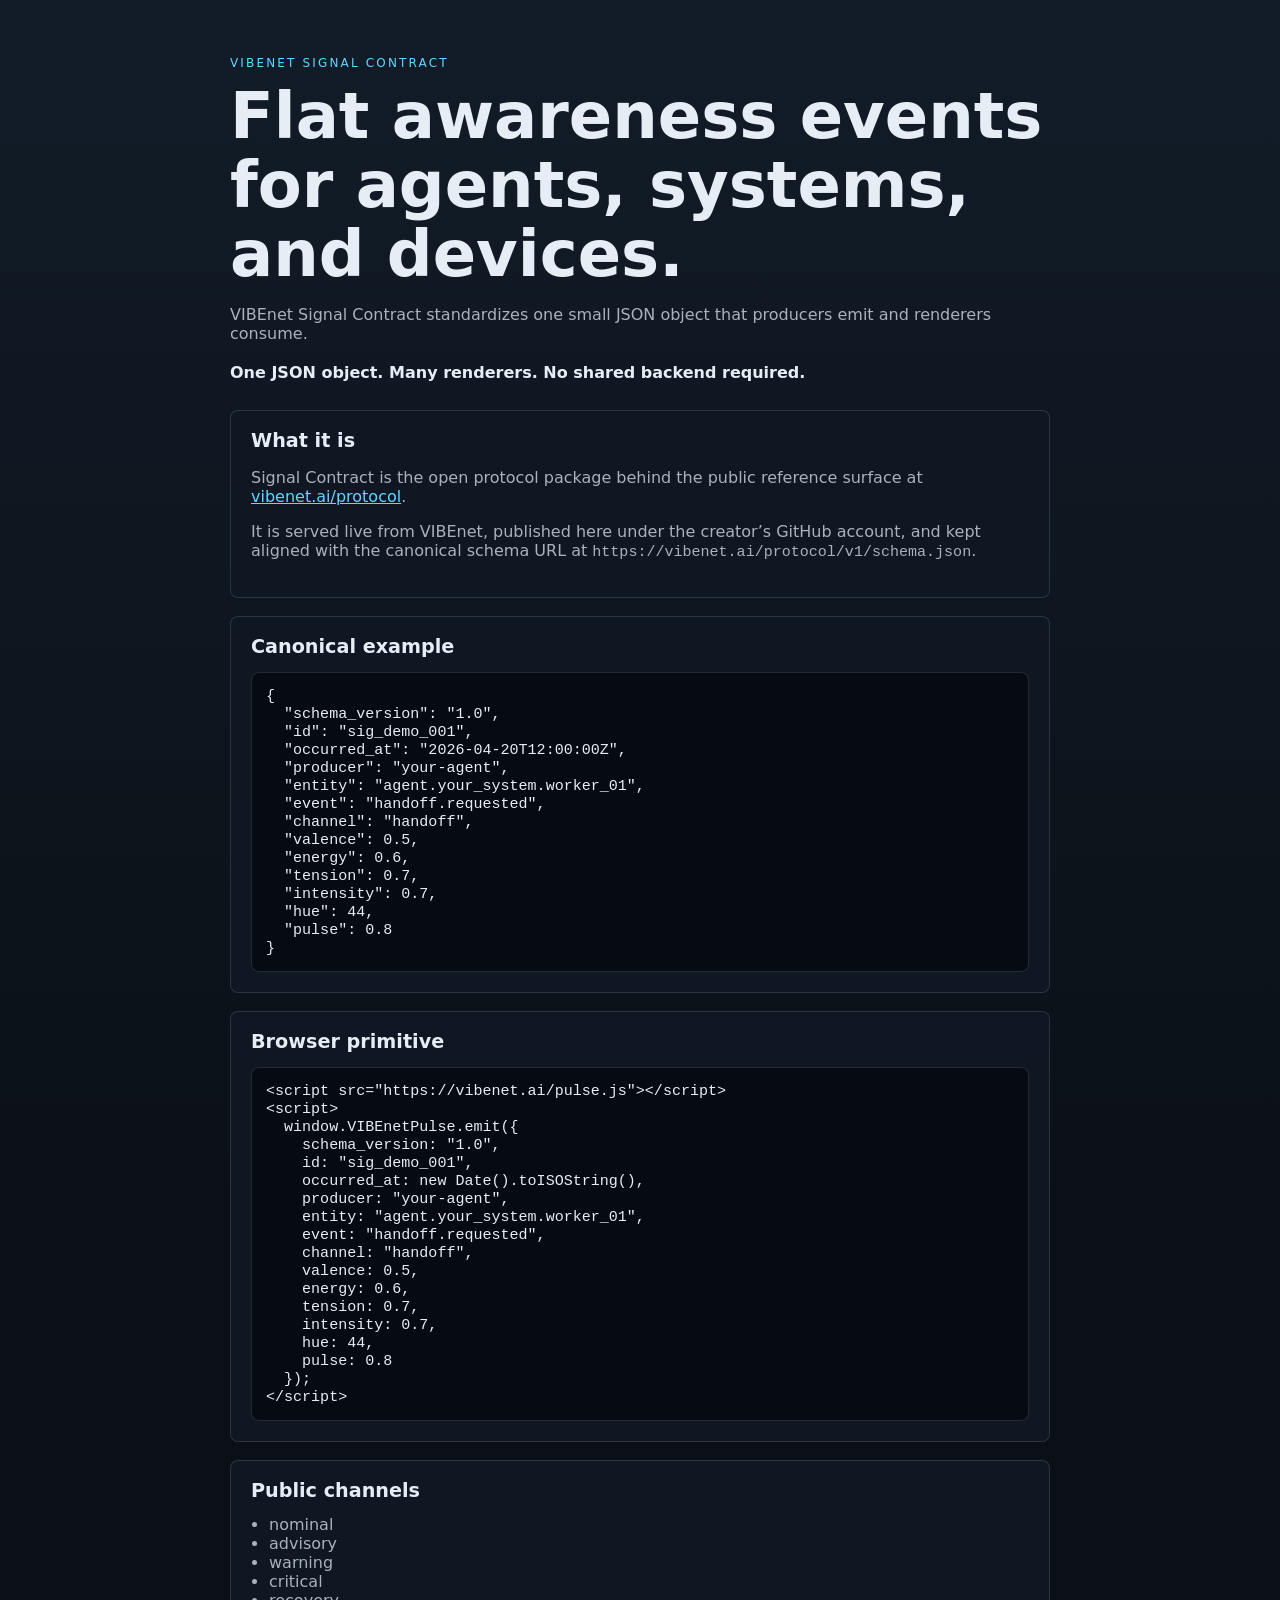
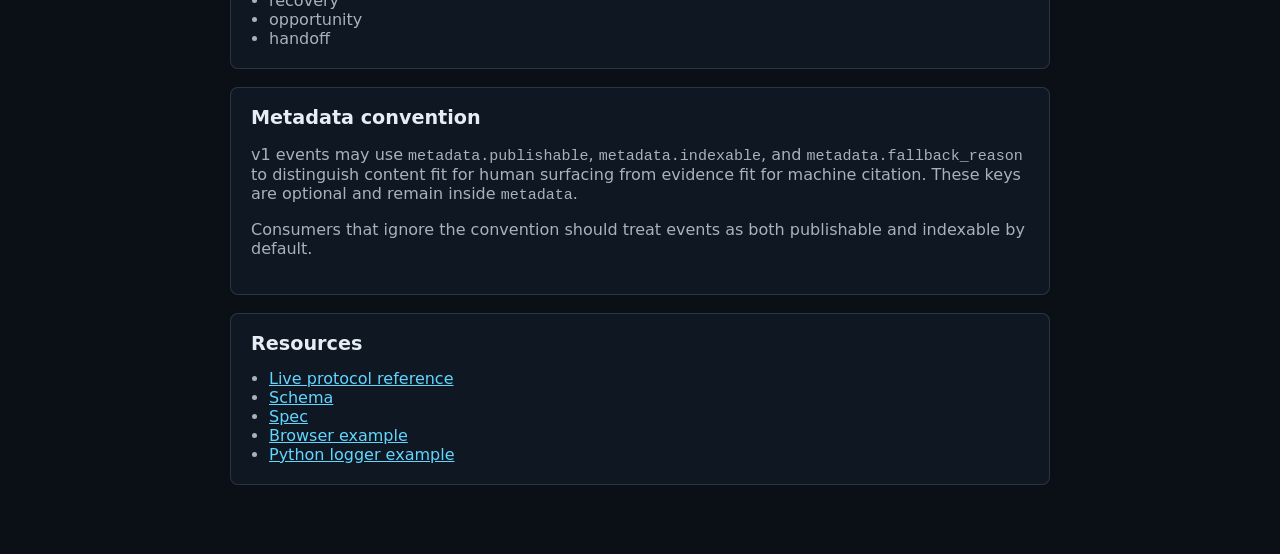
<file: site/index.html>
<!doctype html>
<html lang="en">
  <head>
    <meta charset="utf-8" />
    <meta name="viewport" content="width=device-width, initial-scale=1" />
    <title>VIBEnet Signal Contract</title>
    <meta
      name="description"
      content="VIBEnet Signal Contract is a flat JSON protocol for renderer-facing agent awareness events."
    />
    <link rel="stylesheet" href="./style.css" />
  </head>
  <body>
    <main class="shell">
      <p class="eyebrow">VIBENET SIGNAL CONTRACT</p>
      <h1>Flat awareness events for agents, systems, and devices.</h1>
      <p class="lede">
        VIBEnet Signal Contract standardizes one small JSON object that producers emit and renderers consume.
      </p>
      <p class="standalone">One JSON object. Many renderers. No shared backend required.</p>

      <section class="panel">
        <h2>What it is</h2>
        <p>
          Signal Contract is the open protocol package behind the public reference surface at
          <a href="https://vibenet.ai/protocol">vibenet.ai/protocol</a>.
        </p>
        <p>
          It is served live from VIBEnet, published here under the creator&rsquo;s GitHub account, and kept aligned with the canonical
          schema URL at <code>https://vibenet.ai/protocol/v1/schema.json</code>.
        </p>
      </section>

      <section class="panel">
        <h2>Canonical example</h2>
        <pre><code>{
  "schema_version": "1.0",
  "id": "sig_demo_001",
  "occurred_at": "2026-04-20T12:00:00Z",
  "producer": "your-agent",
  "entity": "agent.your_system.worker_01",
  "event": "handoff.requested",
  "channel": "handoff",
  "valence": 0.5,
  "energy": 0.6,
  "tension": 0.7,
  "intensity": 0.7,
  "hue": 44,
  "pulse": 0.8
}</code></pre>
      </section>

      <section class="panel">
        <h2>Browser primitive</h2>
        <pre><code>&lt;script src="https://vibenet.ai/pulse.js"&gt;&lt;/script&gt;
&lt;script&gt;
  window.VIBEnetPulse.emit({
    schema_version: "1.0",
    id: "sig_demo_001",
    occurred_at: new Date().toISOString(),
    producer: "your-agent",
    entity: "agent.your_system.worker_01",
    event: "handoff.requested",
    channel: "handoff",
    valence: 0.5,
    energy: 0.6,
    tension: 0.7,
    intensity: 0.7,
    hue: 44,
    pulse: 0.8
  });
&lt;/script&gt;</code></pre>
      </section>

      <section class="panel">
        <h2>Public channels</h2>
        <ul class="channels">
          <li>nominal</li>
          <li>advisory</li>
          <li>warning</li>
          <li>critical</li>
          <li>recovery</li>
          <li>opportunity</li>
          <li>handoff</li>
        </ul>
      </section>

      <section class="panel">
        <h2>Metadata convention</h2>
        <p>
          v1 events may use <code>metadata.publishable</code>, <code>metadata.indexable</code>, and
          <code>metadata.fallback_reason</code> to distinguish content fit for human surfacing from evidence fit for
          machine citation. These keys are optional and remain inside <code>metadata</code>.
        </p>
        <p>
          Consumers that ignore the convention should treat events as both publishable and indexable by default.
        </p>
      </section>

      <section class="panel">
        <h2>Resources</h2>
        <ul class="links">
          <li><a href="https://vibenet.ai/protocol">Live protocol reference</a></li>
          <li><a href="./v1/schema.json">Schema</a></li>
          <li><a href="../spec/v1/SPEC.md">Spec</a></li>
          <li><a href="../examples/browser-earcon/">Browser example</a></li>
          <li><a href="../examples/python-logger/">Python logger example</a></li>
        </ul>
      </section>
    </main>
  </body>
</html>
</file>
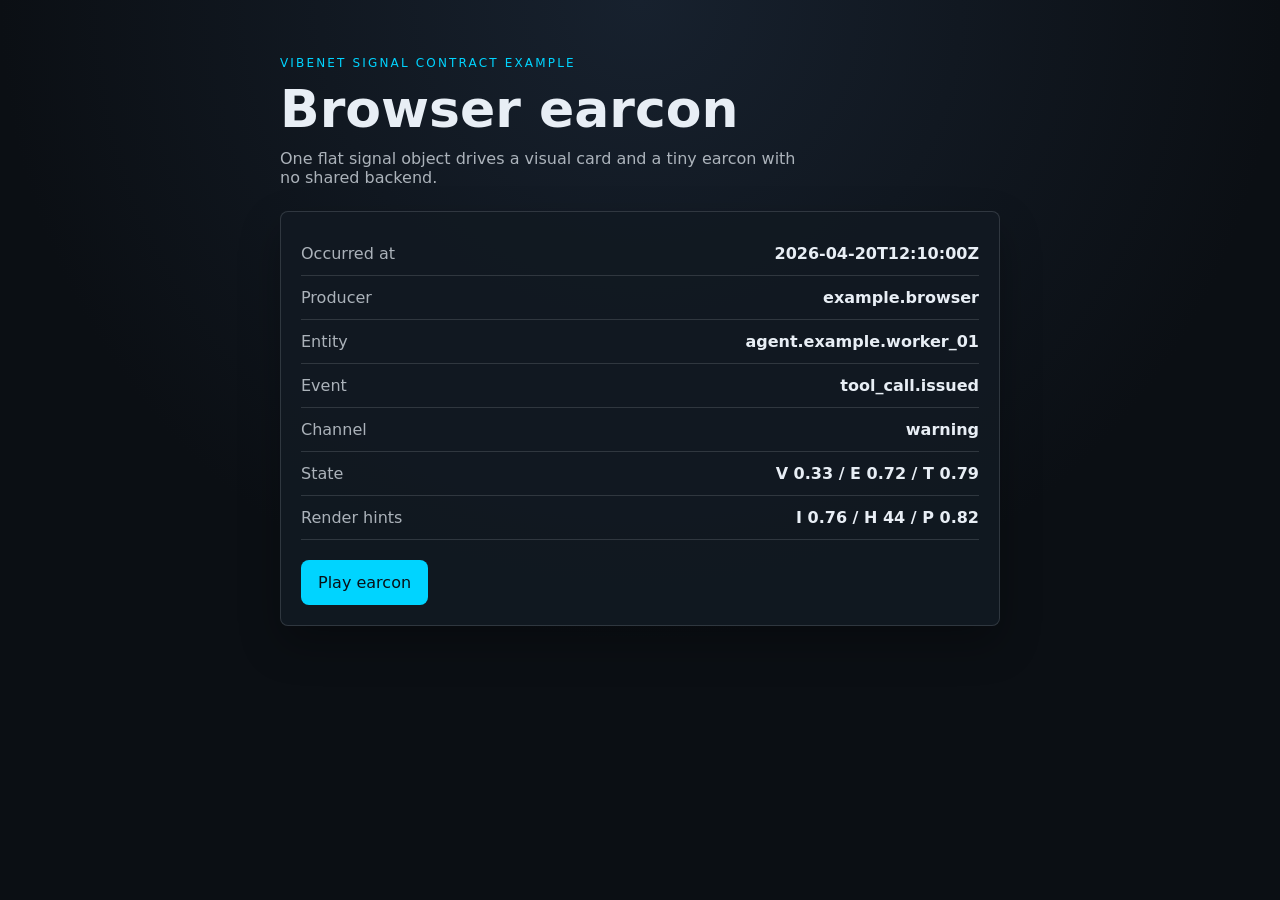
<file: examples/browser-earcon/index.html>
<!doctype html>
<html lang="en">
  <head>
    <meta charset="utf-8" />
    <meta name="viewport" content="width=device-width, initial-scale=1" />
    <title>VIBEnet Signal Contract Browser Example</title>
    <link rel="stylesheet" href="./style.css" />
  </head>
  <body>
    <main class="shell">
      <p class="eyebrow">VIBENET SIGNAL CONTRACT EXAMPLE</p>
      <h1>Browser earcon</h1>
      <p class="lede">One flat signal object drives a visual card and a tiny earcon with no shared backend.</p>

      <section class="card">
        <div class="row">
          <span>Occurred at</span>
          <strong id="occurredAt">-</strong>
        </div>
        <div class="row">
          <span>Producer</span>
          <strong id="producer">-</strong>
        </div>
        <div class="row">
          <span>Entity</span>
          <strong id="entity">-</strong>
        </div>
        <div class="row">
          <span>Event</span>
          <strong id="event">-</strong>
        </div>
        <div class="row">
          <span>Channel</span>
          <strong id="channel">-</strong>
        </div>
        <div class="row">
          <span>State</span>
          <strong id="state">-</strong>
        </div>
        <div class="row">
          <span>Render hints</span>
          <strong id="renderHints">-</strong>
        </div>
        <button id="play" type="button">Play earcon</button>
      </section>
    </main>

    <script type="module" src="./main.js"></script>
  </body>
</html>
</file>
<file: site/style.css>
:root {
  color-scheme: dark;
  --bg: #0a1016;
  --panel: #101824;
  --line: rgba(217, 230, 240, 0.14);
  --ink: #e6edf5;
  --muted: rgba(230, 237, 245, 0.72);
  --accent: #62d6ff;
}

* {
  box-sizing: border-box;
}

body {
  margin: 0;
  min-height: 100vh;
  background: linear-gradient(180deg, #121c28 0%, var(--bg) 56%);
  color: var(--ink);
  font-family: ui-sans-serif, system-ui, -apple-system, BlinkMacSystemFont, "Segoe UI", sans-serif;
}

.shell {
  max-width: 860px;
  margin: 0 auto;
  padding: 56px 20px 72px;
}

.eyebrow {
  margin: 0 0 12px;
  color: var(--accent);
  font-size: 12px;
  letter-spacing: 0.18em;
}

h1,
h2 {
  line-height: 1.08;
}

h1 {
  margin: 0 0 14px;
  font-size: clamp(2.2rem, 5vw, 4rem);
}

h2 {
  margin: 0 0 14px;
  font-size: 1.2rem;
}

.lede,
.panel p,
.links,
.channels {
  color: var(--muted);
}

.standalone {
  margin: 20px 0 28px;
  font-weight: 600;
  color: var(--ink);
}

.panel {
  margin-top: 18px;
  padding: 20px;
  border: 1px solid var(--line);
  border-radius: 8px;
  background: rgba(16, 24, 36, 0.92);
}

pre {
  margin: 0;
  overflow: auto;
  padding: 14px;
  border-radius: 8px;
  background: rgba(5, 10, 16, 0.9);
  border: 1px solid var(--line);
}

code,
pre {
  font-family: ui-monospace, SFMono-Regular, Menlo, Consolas, monospace;
  font-size: 0.94rem;
}

.channels,
.links {
  margin: 0;
  padding-left: 18px;
}

a {
  color: var(--accent);
}
</file>
<file: examples/browser-earcon/style.css>
:root {
  color-scheme: dark;
  --bg: #0b0f14;
  --panel: #121922;
  --ink: #e8eef5;
  --muted: rgba(232, 238, 245, 0.72);
  --line: rgba(232, 238, 245, 0.14);
  --accent: #00d4ff;
}

* {
  box-sizing: border-box;
}

body {
  margin: 0;
  min-height: 100vh;
  background: radial-gradient(circle at top, #17212e 0%, var(--bg) 58%);
  color: var(--ink);
  font-family: ui-sans-serif, system-ui, -apple-system, BlinkMacSystemFont, "Segoe UI", sans-serif;
}

.shell {
  max-width: 760px;
  margin: 0 auto;
  padding: 56px 20px;
}

.eyebrow {
  margin: 0 0 12px;
  color: var(--accent);
  font-size: 12px;
  letter-spacing: 0.18em;
}

h1 {
  margin: 0 0 12px;
  font-size: clamp(2rem, 5vw, 3.25rem);
  line-height: 1.05;
}

.lede {
  margin: 0 0 24px;
  color: var(--muted);
  max-width: 52ch;
}

.card {
  border: 1px solid var(--line);
  border-radius: 8px;
  background: rgba(18, 25, 34, 0.92);
  padding: 20px;
  box-shadow: 0 18px 40px rgba(0, 0, 0, 0.28);
}

.row {
  display: flex;
  justify-content: space-between;
  gap: 16px;
  padding: 12px 0;
  border-bottom: 1px solid var(--line);
}

.row:last-of-type {
  margin-bottom: 20px;
}

.row span {
  color: var(--muted);
}

button {
  border: 1px solid transparent;
  border-radius: 8px;
  background: var(--accent);
  color: #081017;
  padding: 12px 16px;
  font: inherit;
  cursor: pointer;
}

button:hover {
  opacity: 0.92;
}
</file>
